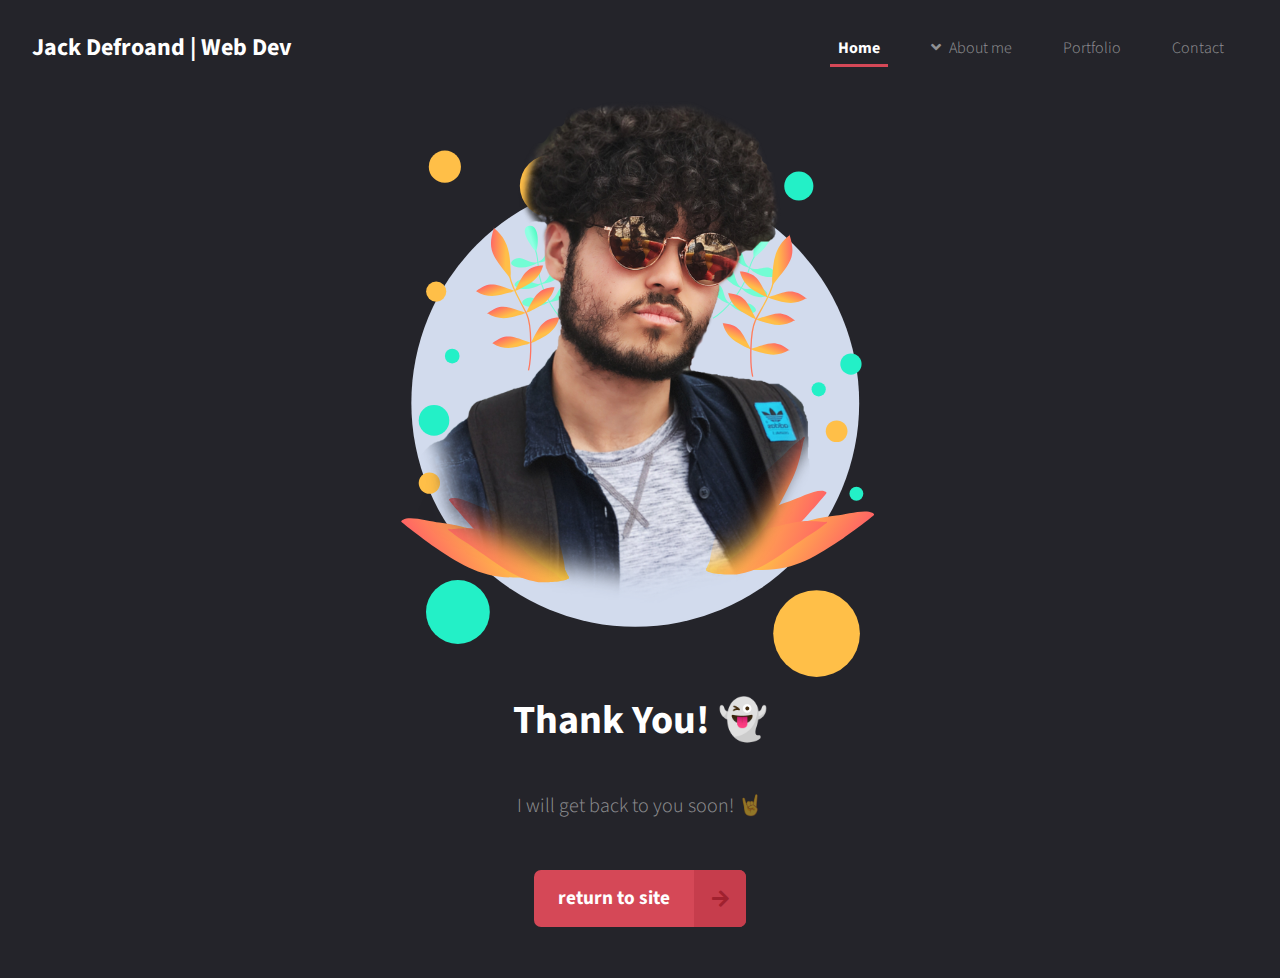
<file: thank-you.html>
<!DOCTYPE HTML>
<html>
	<head>
		<title>Jack Defroand | Web Dev</title>
		<meta charset="utf-8" />
		<meta name="viewport" content="width=device-width, initial-scale=1, user-scalable=no" />
		<meta name="description" content="" />
		<meta name="keywords" content="" />
		<link rel="stylesheet" href="assets/css/main.css" />
		<link rel="stylesheet" href="assets/css/main-slider.css">
	</head>
	<body class="is-preload">

		<!-- Header -->
			<header id="header" class="alt">
				<a class="logo" href="index.html">Jack Defroand | Web Dev</a>
				<nav id="nav">
					<ul>
						<li class="current"><a href="index.html">Home</a></li>
						<li><a href="#one" class="icon solid fa-angle-down">About me</a></li>
						<li><a href="generic.html">Portfolio</a></li>
						<li><a href="#footer">Contact</a></li>
					</ul>
				</nav>
			</header>

		<!-- Banner -->
			<div id="banner" class="wrapper">
				<div class="inner">
					<div class="content">
						<h1>Thank You! 👻 </h1>
						<p>I will get back to you soon! 🤘</p>
						<ul class="actions">
							<li><a href="index.html" class="button large primary scrolly">return to site</a></li>
						</ul>
					</div>
					<div class="image-wrapper">
						<img src="images/frame.png" class="frame" alt="" />
						<object class="image" type="image/svg+xml" data="images/frame-bg.svg"></object>
						
					</div>
				</div>
			</div>

		<!-- Scripts -->
			<script src="assets/js/jquery.min.js"></script>
			<script src="assets/js/jquery.dropotron.min.js"></script>
			<script src="assets/js/jquery.scrollex.min.js"></script>
			<script src="assets/js/jquery.scrolly.min.js"></script>
			<script src="assets/js/browser.min.js"></script>
			<script src="assets/js/breakpoints.min.js"></script>
			<script src="assets/js/util.js"></script>
			<script src="assets/js/main.js"></script>
			<script src="assets/js/main-slider.js"></script>

			<script src="assets/js/jquery.min-slider.js"></script>
			<script src="assets/js/jquery.dropotron.min-slider.js"></script>
			<script src="assets/js/browser.min-slider.js"></script>
			<script src="assets/js/breakpoints.min-slider.js"></script>
			<script src="assets/js/util-slider.js"></script>
			<script src="assets/js/main-slider.js"></script>

	</body>
</html>
</file>
<file: assets/css/main-slider.css>
/* Carousel */

	.carousel {
		margin: 0 0 2.5rem 0;
		position: relative;
	}

		.carousel article {
			display: -moz-flex;
			display: -webkit-flex;
			display: -ms-flex;
			display: flex;
			-moz-align-items: -moz-stretch;
			-webkit-align-items: -webkit-stretch;
			-ms-align-items: -ms-stretch;
			align-items: stretch;
			-moz-transform: translateY(0.5em);
			-webkit-transform: translateY(0.5em);
			-ms-transform: translateY(0.5em);
			transform: translateY(0.5em);
			-moz-transition: all 0.35s ease-in-out;
			-webkit-transition: all 0.35s ease-in-out;
			-ms-transition: all 0.35s ease-in-out;
			transition: all 0.35s ease-in-out;
			background-color: #d54857;
			margin: 0 auto;
			max-width: 80rem;
			opacity: 0;
			visibility: hidden;
			width: 100%;
		}

			.carousel article.visible {
				-moz-transform: translateY(0);
				-webkit-transform: translateY(0);
				-ms-transform: translateY(0);
				transform: translateY(0);
				opacity: 1;
				visibility: visible;
			}

			.carousel article .image {
				border-radius: 0;
				display: block;
				width: 100%;
			}

				.carousel article .image img {
					border-radius: 0;
					display: block;
					height: 100%;
					width: 100%;
				}

			.carousel article .content {
				padding: 5.5rem 5rem 3rem 5rem ;
				text-align: left;
			}

		.carousel nav a {
			-moz-transition: opacity 0.2s ease-in-out;
			-webkit-transition: opacity 0.2s ease-in-out;
			-ms-transition: opacity 0.2s ease-in-out;
			transition: opacity 0.2s ease-in-out;
			background-image: url("images/arrow.svg");
			background-position: center;
			background-repeat: no-repeat;
			background-size: 5rem;
			color: rgba(0, 0, 0, 1);
			cursor: pointer;
			height: 8rem;
			margin-top: -4rem;
			opacity: 1;
			position: absolute;
			top: 50%;
			width: 6rem;
			z-index: 99;
		}

			.carousel nav a .label {
				display: none;
			}

			.carousel nav a.previous {
				-moz-transform: scaleX(-1);
				-webkit-transform: scaleX(-1);
				-ms-transform: scaleX(-1);
				transform: scaleX(-1);
				left: 3rem;
			}

			.carousel nav a.next {
				right: 3rem;
			}

			.carousel nav a:hover {
				opacity: 0.50;
			}

		@media screen and (max-width: 1680px) {

			.carousel article {
				max-width: calc(100% - 6rem);
			}

				.carousel article .content {
					padding: 7rem 4rem 4.5rem 4rem ;
				}

			.carousel nav {
				bottom: 1rem;
				position: absolute;
				right: 4rem;
			}

				.carousel nav a {
					background-size: 3rem;
					display: inline-block;
					height: 3rem;
					margin-top: 0;
					position: relative;
					top: 50%;
					width: 3rem;
					z-index: 99;
				}

					.carousel nav a.previous {
						left: 0;
					}

					.carousel nav a.next {
						right: 0;
					}

		}

		@media screen and (max-width: 1280px) {

			.carousel article {
				max-width: calc(100% - 6rem);
			}

		}

		@media screen and (min-width: 737px) and (max-width: 980px) {

			.carousel article .content {
				text-align: center;
			}

			.carousel article .image {
				height: 28rem;
			}

			.carousel article ul.actions {
				-moz-justify-content: center;
				-webkit-justify-content: center;
				-ms-justify-content: center;
				justify-content: center;
			}

		}

		@media screen and (max-width: 980px) {

			.carousel article {
				-moz-transform: translateY(0);
				-webkit-transform: translateY(0);
				-ms-transform: translateY(0);
				transform: translateY(0);
				display: block !important;
				margin-top: 3rem;
				opacity: 1;
				visibility: visible;
			}

				.carousel article:first-child {
					margin-top: 0;
				}

				.carousel article .content {
					padding: 3rem 2rem 0.5rem 2rem ;
				}

			.carousel nav {
				display: none;
			}

		}

		@media screen and (max-width: 736px) {

			.carousel article {
				margin-top: 2rem;
				max-width: calc(100% - 4rem);
			}

				.carousel article .image {
					height: 18rem;
				}

		}

		@media screen and (min-width: 361px) and (max-width: 480px) {

			.carousel article .image {
				height: 9rem;
			}

		}
</file>
<file: assets/css/main.css>
@import url(fontawesome-all.min.css);
@import url("https://fonts.googleapis.com/css?family=Source+Sans+Pro:300,300i,400,400i,700,700i");


html, body, div, span, applet, object,
iframe, h1, h2, h3, h4, h5, h6, p, blockquote,
pre, a, abbr, acronym, address, big, cite,
code, del, dfn, em, img, ins, kbd, q, s, samp,
small, strike, strong, sub, sup, tt, var, b,
u, i, center, dl, dt, dd, ol, ul, li, fieldset,
form, label, legend, table, caption, tbody,
tfoot, thead, tr, th, td, article, aside,
canvas, details, embed, figure, figcaption,
footer, header, hgroup, menu, nav, output, ruby,
section, summary, time, mark, audio, video {
	margin: 0;
	padding: 0;
	border: 0;
	font-size: 100%;
	font: inherit;
	vertical-align: baseline;
	scroll-behavior: smooth;
}

article, aside, details, figcaption, figure,
footer, header, hgroup, menu, nav, section {
	display: block;}

body {
	line-height: 1;
}

ol, ul {
	list-style: none;
}

blockquote, q {
	quotes: none;
}

	blockquote:before, blockquote:after, q:before, q:after {
		content: '';
		content: none;
	}

table {
	border-collapse: collapse;
	border-spacing: 0;
}

body {
	-webkit-text-size-adjust: none;
}

mark {
	background-color: transparent;
	color: inherit;
}

input::-moz-focus-inner {
	border: 0;
	padding: 0;
}

input, select, textarea {
	-moz-appearance: none;
	-webkit-appearance: none;
	-ms-appearance: none;
	appearance: none;
}

/* Basic */

	@-ms-viewport {
		width: device-width;
	}

	body {
		-ms-overflow-style: scrollbar;
	}

	@media screen and (max-width: 480px) {

		html, body {
			min-width: 320px;
		}

	}

	html {
		box-sizing: border-box;
	}

	*, *:before, *:after {
		box-sizing: inherit;
	}

	body {
		background: #24242a;
	}

		body.is-preload *, body.is-preload *:before, body.is-preload *:after {
			-moz-animation: none !important;
			-webkit-animation: none !important;
			-ms-animation: none !important;
			animation: none !important;
			-moz-transition: none !important;
			-webkit-transition: none !important;
			-ms-transition: none !important;
			transition: none !important;
		}

/* Typography */

	html {
		font-size: 16pt;
	}

		@media screen and (max-width: 1680px) {

			html {
				font-size: 12pt;
			}

		}

		@media screen and (max-width: 480px) {

			html {
				font-size: 11pt;
			}

		}

	body {
		background-color: #24242a;
		color: rgba(255, 255, 255, 0.5);
	}

	body, input, select, textarea {
		font-family: "Source Sans Pro", Arial, Helvetica, sans-serif;
		font-weight: 300;
		font-size: 1rem;
		line-height: 1.65;
	}

		@media screen and (max-width: 1280px) {

			body, input, select, textarea {
				line-height: 2;
			}

		}

	a {
		-moz-transition: color 0.2s ease-in-out;
		-webkit-transition: color 0.2s ease-in-out;
		-ms-transition: color 0.2s ease-in-out;
		transition: color 0.2s ease-in-out;
		color: #d54857;
		text-decoration: underline;
	}

		a:hover {
			color: #e46270;
			text-decoration: none;
		}

		a:active {
			color: #d54857;
		}

	strong, b {
		color: #ffffff;
		font-weight: 700;
	}

	em, i {
		font-style: italic;
	}

	p {
		margin: 0 0 2.75rem 0;
	}

	h1, h2, h3, h4, h5, h6 {
		color: #ffffff;
		font-weight: 700;
		line-height: 1.5;
		margin: 0 0 2.0625rem 0;
	}

		h1 a, h2 a, h3 a, h4 a, h5 a, h6 a {
			color: inherit;
			text-decoration: none;
		}

	h1 {
		font-size: 3.75rem;
		line-height: 1.20;
	}

	h2 {
		font-size: 1.90rem;
		line-height: 1;
	}

	h3 {
		font-size: 1.75rem;
	}

	h4 {
		font-size: 1.20rem;
	}

	h5 {
		font-size: 0.9rem;
	}

	h6 {
		font-size: 0.7rem;
	}

	@media screen and (max-width: 1280px) {

		h1 {
			font-size: 2.5rem;
			line-height: 1.6;
		}

	}

	@media screen and (max-width: 980px) {

		h3 {
			font-size: 1.5rem;
		}

	}

	@media screen and (max-width: 736px) {

		h1 {
			font-size: 2.25rem;
			line-height: 1.5;
		}

		h2 {
			font-size: 1.5rem;
			line-height: 1.5;
		}

		h3 {
			font-size: 1.25rem;
		}

		h1, h2, h3, h4, h5, p {
			margin: 0 0 2rem 0;
		}

	}

	sub {
		font-size: 0.8rem;
		position: relative;
		top: 0.5rem;
	}

	sup {
		font-size: 0.8rem;
		position: relative;
		top: -0.5rem;
	}

	blockquote {
		border-left: solid 0.5rem rgba(110, 110, 122, 0.5);
		font-style: italic;
		margin: 0 0 2.75rem 0;
		padding: 1.375rem 0 1.375rem 2.75rem;
	}

	code {
		background: transparent;
		border: solid 1px rgba(110, 110, 122, 0.5);
		font-family: "Courier New", monospace;
		font-size: 0.9rem;
		margin: 0 0.25rem;
		padding: 0.25rem 0.65rem;
	}

	pre {
		-webkit-overflow-scrolling: touch;
		font-family: "Courier New", monospace;
		font-size: 0.9rem;
		margin: 0 0 2.75rem 0;
	}

		pre code {
			display: block;
			line-height: 1.75;
			padding: 1rem 1.5rem;
			overflow-x: auto;
		}

	hr {
		border: 0;
		border-bottom: solid 1px rgba(110, 110, 122, 0.5);
		margin: 2.75rem 0;
	}

		hr.major {
			margin: 5.5rem 0;
		}

		@media screen and (max-width: 736px) {

			hr.major {
				margin: 4.125rem 0;
			}

		}

/* Row */

	.row {
		display: flex;
		flex-wrap: wrap;
		box-sizing: border-box;
		align-items: stretch;
	}

		.row > * {
			box-sizing: border-box;
		}

		.row.gtr-uniform > * > :last-child {
			margin-bottom: 0;
		}

		.row.aln-left {
			justify-content: flex-start;
		}

		.row.aln-center {
			justify-content: center;
		}

		.row.aln-right {
			justify-content: flex-end;
		}

		.row.aln-top {
			align-items: flex-start;
		}

		.row.aln-middle {
			align-items: center;
		}

		.row.aln-bottom {
			align-items: flex-end;
		}

		.row > .imp {
			order: -1;
		}

		.row > .col-1 {
			width: 8.33333%;
		}

		.row > .off-1 {
			margin-left: 8.33333%;
		}

		.row > .col-2 {
			width: 16.66667%;
		}

		.row > .off-2 {
			margin-left: 16.66667%;
		}

		.row > .col-3 {
			width: 25%;
		}

		.row > .off-3 {
			margin-left: 25%;
		}

		.row > .col-4 {
			width: 33.33333%;
		}

		.row > .off-4 {
			margin-left: 33.33333%;
		}

		.row > .col-5 {
			width: 41.66667%;
		}

		.row > .off-5 {
			margin-left: 41.66667%;
		}

		.row > .col-6 {
			width: 50%;
		}

		.row > .off-6 {
			margin-left: 50%;
		}

		.row > .col-7 {
			width: 58.33333%;
		}

		.row > .off-7 {
			margin-left: 58.33333%;
		}

		.row > .col-8 {
			width: 66.66667%;
		}

		.row > .off-8 {
			margin-left: 66.66667%;
		}

		.row > .col-9 {
			width: 75%;
		}

		.row > .off-9 {
			margin-left: 75%;
		}

		.row > .col-10 {
			width: 83.33333%;
		}

		.row > .off-10 {
			margin-left: 83.33333%;
		}

		.row > .col-11 {
			width: 91.66667%;
		}

		.row > .off-11 {
			margin-left: 91.66667%;
		}

		.row > .col-12 {
			width: 100%;
		}

		.row > .off-12 {
			margin-left: 100%;
		}

		.row.gtr-0 {
			margin-top: 0;
			margin-left: 0rem;
		}

			.row.gtr-0 > * {
				padding: 0 0 0 0rem;
			}

			.row.gtr-0.gtr-uniform {
				margin-top: 0rem;
			}

				.row.gtr-0.gtr-uniform > * {
					padding-top: 0rem;
				}

		.row.gtr-25 {
			margin-top: 0;
			margin-left: -0.5rem;
		}

			.row.gtr-25 > * {
				padding: 0 0 0 0.5rem;
			}

			.row.gtr-25.gtr-uniform {
				margin-top: -0.5rem;
			}

				.row.gtr-25.gtr-uniform > * {
					padding-top: 0.5rem;
				}

		.row.gtr-50 {
			margin-top: 0;
			margin-left: -1rem;
		}

			.row.gtr-50 > * {
				padding: 0 0 0 1rem;
			}

			.row.gtr-50.gtr-uniform {
				margin-top: -1rem;
			}

				.row.gtr-50.gtr-uniform > * {
					padding-top: 1rem;
				}

		.row {
			margin-top: 0;
			margin-left: -2rem;
		}

			.row > * {
				padding: 0 0 0 2rem;
			}

			.row.gtr-uniform {
				margin-top: -2rem;
			}

				.row.gtr-uniform > * {
					padding-top: 2rem;
				}

		.row.gtr-150 {
			margin-top: 0;
			margin-left: -3rem;
		}

			.row.gtr-150 > * {
				padding: 0 0 0 3rem;
			}

			.row.gtr-150.gtr-uniform {
				margin-top: -3rem;
			}

				.row.gtr-150.gtr-uniform > * {
					padding-top: 3rem;
				}

		.row.gtr-200 {
			margin-top: 0;
			margin-left: -4rem;
		}

			.row.gtr-200 > * {
				padding: 0 0 0 4rem;
			}

			.row.gtr-200.gtr-uniform {
				margin-top: -4rem;
			}

				.row.gtr-200.gtr-uniform > * {
					padding-top: 4rem;
				}

		@media screen and (max-width: 1680px) {

			.row {
				display: flex;
				flex-wrap: wrap;
				box-sizing: border-box;
				align-items: stretch;
			}

				.row > * {
					box-sizing: border-box;
				}

				.row.gtr-uniform > * > :last-child {
					margin-bottom: 0;
				}

				.row.aln-left {
					justify-content: flex-start;
				}

				.row.aln-center {
					justify-content: center;
				}

				.row.aln-right {
					justify-content: flex-end;
				}

				.row.aln-top {
					align-items: flex-start;
				}

				.row.aln-middle {
					align-items: center;
				}

				.row.aln-bottom {
					align-items: flex-end;
				}

				.row > .imp-xlarge {
					order: -1;
				}

				.row > .col-1-xlarge {
					width: 8.33333%;
				}

				.row > .off-1-xlarge {
					margin-left: 8.33333%;
				}

				.row > .col-2-xlarge {
					width: 16.66667%;
				}

				.row > .off-2-xlarge {
					margin-left: 16.66667%;
				}

				.row > .col-3-xlarge {
					width: 25%;
				}

				.row > .off-3-xlarge {
					margin-left: 25%;
				}

				.row > .col-4-xlarge {
					width: 33.33333%;
				}

				.row > .off-4-xlarge {
					margin-left: 33.33333%;
				}

				.row > .col-5-xlarge {
					width: 41.66667%;
				}

				.row > .off-5-xlarge {
					margin-left: 41.66667%;
				}

				.row > .col-6-xlarge {
					width: 50%;
				}

				.row > .off-6-xlarge {
					margin-left: 50%;
				}

				.row > .col-7-xlarge {
					width: 58.33333%;
				}

				.row > .off-7-xlarge {
					margin-left: 58.33333%;
				}

				.row > .col-8-xlarge {
					width: 66.66667%;
				}

				.row > .off-8-xlarge {
					margin-left: 66.66667%;
				}

				.row > .col-9-xlarge {
					width: 75%;
				}

				.row > .off-9-xlarge {
					margin-left: 75%;
				}

				.row > .col-10-xlarge {
					width: 83.33333%;
				}

				.row > .off-10-xlarge {
					margin-left: 83.33333%;
				}

				.row > .col-11-xlarge {
					width: 91.66667%;
				}

				.row > .off-11-xlarge {
					margin-left: 91.66667%;
				}

				.row > .col-12-xlarge {
					width: 100%;
				}

				.row > .off-12-xlarge {
					margin-left: 100%;
				}

				.row.gtr-0 {
					margin-top: 0;
					margin-left: 0rem;
				}

					.row.gtr-0 > * {
						padding: 0 0 0 0rem;
					}

					.row.gtr-0.gtr-uniform {
						margin-top: 0rem;
					}

						.row.gtr-0.gtr-uniform > * {
							padding-top: 0rem;
						}

				.row.gtr-25 {
					margin-top: 0;
					margin-left: -0.5rem;
				}

					.row.gtr-25 > * {
						padding: 0 0 0 0.5rem;
					}

					.row.gtr-25.gtr-uniform {
						margin-top: -0.5rem;
					}

						.row.gtr-25.gtr-uniform > * {
							padding-top: 0.5rem;
						}

				.row.gtr-50 {
					margin-top: 0;
					margin-left: -1rem;
				}

					.row.gtr-50 > * {
						padding: 0 0 0 1rem;
					}

					.row.gtr-50.gtr-uniform {
						margin-top: -1rem;
					}

						.row.gtr-50.gtr-uniform > * {
							padding-top: 1rem;
						}

				.row {
					margin-top: 0;
					margin-left: -2rem;
				}

					.row > * {
						padding: 0 0 0 2rem;
					}

					.row.gtr-uniform {
						margin-top: -2rem;
					}

						.row.gtr-uniform > * {
							padding-top: 2rem;
						}

				.row.gtr-150 {
					margin-top: 0;
					margin-left: -3rem;
				}

					.row.gtr-150 > * {
						padding: 0 0 0 3rem;
					}

					.row.gtr-150.gtr-uniform {
						margin-top: -3rem;
					}

						.row.gtr-150.gtr-uniform > * {
							padding-top: 3rem;
						}

				.row.gtr-200 {
					margin-top: 0;
					margin-left: -4rem;
				}

					.row.gtr-200 > * {
						padding: 0 0 0 4rem;
					}

					.row.gtr-200.gtr-uniform {
						margin-top: -4rem;
					}

						.row.gtr-200.gtr-uniform > * {
							padding-top: 4rem;
						}

		}

		@media screen and (max-width: 1280px) {

			.row {
				display: flex;
				flex-wrap: wrap;
				box-sizing: border-box;
				align-items: stretch;
			}

				.row > * {
					box-sizing: border-box;
				}

				.row.gtr-uniform > * > :last-child {
					margin-bottom: 0;
				}

				.row.aln-left {
					justify-content: flex-start;
				}

				.row.aln-center {
					justify-content: center;
				}

				.row.aln-right {
					justify-content: flex-end;
				}

				.row.aln-top {
					align-items: flex-start;
				}

				.row.aln-middle {
					align-items: center;
				}

				.row.aln-bottom {
					align-items: flex-end;
				}

				.row > .imp-large {
					order: -1;
				}

				.row > .col-1-large {
					width: 8.33333%;
				}

				.row > .off-1-large {
					margin-left: 8.33333%;
				}

				.row > .col-2-large {
					width: 16.66667%;
				}

				.row > .off-2-large {
					margin-left: 16.66667%;
				}

				.row > .col-3-large {
					width: 25%;
				}

				.row > .off-3-large {
					margin-left: 25%;
				}

				.row > .col-4-large {
					width: 33.33333%;
				}

				.row > .off-4-large {
					margin-left: 33.33333%;
				}

				.row > .col-5-large {
					width: 41.66667%;
				}

				.row > .off-5-large {
					margin-left: 41.66667%;
				}

				.row > .col-6-large {
					width: 50%;
				}

				.row > .off-6-large {
					margin-left: 50%;
				}

				.row > .col-7-large {
					width: 58.33333%;
				}

				.row > .off-7-large {
					margin-left: 58.33333%;
				}

				.row > .col-8-large {
					width: 66.66667%;
				}

				.row > .off-8-large {
					margin-left: 66.66667%;
				}

				.row > .col-9-large {
					width: 75%;
				}

				.row > .off-9-large {
					margin-left: 75%;
				}

				.row > .col-10-large {
					width: 83.33333%;
				}

				.row > .off-10-large {
					margin-left: 83.33333%;
				}

				.row > .col-11-large {
					width: 91.66667%;
				}

				.row > .off-11-large {
					margin-left: 91.66667%;
				}

				.row > .col-12-large {
					width: 100%;
				}

				.row > .off-12-large {
					margin-left: 100%;
				}

				.row.gtr-0 {
					margin-top: 0;
					margin-left: 0rem;
				}

					.row.gtr-0 > * {
						padding: 0 0 0 0rem;
					}

					.row.gtr-0.gtr-uniform {
						margin-top: 0rem;
					}

						.row.gtr-0.gtr-uniform > * {
							padding-top: 0rem;
						}

				.row.gtr-25 {
					margin-top: 0;
					margin-left: -0.375rem;
				}

					.row.gtr-25 > * {
						padding: 0 0 0 0.375rem;
					}

					.row.gtr-25.gtr-uniform {
						margin-top: -0.375rem;
					}

						.row.gtr-25.gtr-uniform > * {
							padding-top: 0.375rem;
						}

				.row.gtr-50 {
					margin-top: 0;
					margin-left: -0.75rem;
				}

					.row.gtr-50 > * {
						padding: 0 0 0 0.75rem;
					}

					.row.gtr-50.gtr-uniform {
						margin-top: -0.75rem;
					}

						.row.gtr-50.gtr-uniform > * {
							padding-top: 0.75rem;
						}

				.row {
					margin-top: 0;
					margin-left: -1.5rem;
				}

					.row > * {
						padding: 0 0 0 1.5rem;
					}

					.row.gtr-uniform {
						margin-top: -1.5rem;
					}

						.row.gtr-uniform > * {
							padding-top: 1.5rem;
						}

				.row.gtr-150 {
					margin-top: 0;
					margin-left: -2.25rem;
				}

					.row.gtr-150 > * {
						padding: 0 0 0 2.25rem;
					}

					.row.gtr-150.gtr-uniform {
						margin-top: -2.25rem;
					}

						.row.gtr-150.gtr-uniform > * {
							padding-top: 2.25rem;
						}

				.row.gtr-200 {
					margin-top: 0;
					margin-left: -3rem;
				}

					.row.gtr-200 > * {
						padding: 0 0 0 3rem;
					}

					.row.gtr-200.gtr-uniform {
						margin-top: -3rem;
					}

						.row.gtr-200.gtr-uniform > * {
							padding-top: 3rem;
						}

		}

		@media screen and (max-width: 980px) {

			.row {
				display: flex;
				flex-wrap: wrap;
				box-sizing: border-box;
				align-items: stretch;
			}

				.row > * {
					box-sizing: border-box;
				}

				.row.gtr-uniform > * > :last-child {
					margin-bottom: 0;
				}

				.row.aln-left {
					justify-content: flex-start;
				}

				.row.aln-center {
					justify-content: center;
				}

				.row.aln-right {
					justify-content: flex-end;
				}

				.row.aln-top {
					align-items: flex-start;
				}

				.row.aln-middle {
					align-items: center;
				}

				.row.aln-bottom {
					align-items: flex-end;
				}

				.row > .imp-medium {
					order: -1;
				}

				.row > .col-1-medium {
					width: 8.33333%;
				}

				.row > .off-1-medium {
					margin-left: 8.33333%;
				}

				.row > .col-2-medium {
					width: 16.66667%;
				}

				.row > .off-2-medium {
					margin-left: 16.66667%;
				}

				.row > .col-3-medium {
					width: 25%;
				}

				.row > .off-3-medium {
					margin-left: 25%;
				}

				.row > .col-4-medium {
					width: 33.33333%;
				}

				.row > .off-4-medium {
					margin-left: 33.33333%;
				}

				.row > .col-5-medium {
					width: 41.66667%;
				}

				.row > .off-5-medium {
					margin-left: 41.66667%;
				}

				.row > .col-6-medium {
					width: 50%;
				}

				.row > .off-6-medium {
					margin-left: 50%;
				}

				.row > .col-7-medium {
					width: 58.33333%;
				}

				.row > .off-7-medium {
					margin-left: 58.33333%;
				}

				.row > .col-8-medium {
					width: 66.66667%;
				}

				.row > .off-8-medium {
					margin-left: 66.66667%;
				}

				.row > .col-9-medium {
					width: 75%;
				}

				.row > .off-9-medium {
					margin-left: 75%;
				}

				.row > .col-10-medium {
					width: 83.33333%;
				}

				.row > .off-10-medium {
					margin-left: 83.33333%;
				}

				.row > .col-11-medium {
					width: 91.66667%;
				}

				.row > .off-11-medium {
					margin-left: 91.66667%;
				}

				.row > .col-12-medium {
					width: 100%;
				}

				.row > .off-12-medium {
					margin-left: 100%;
				}

				.row.gtr-0 {
					margin-top: 0;
					margin-left: 0rem;
				}

					.row.gtr-0 > * {
						padding: 0 0 0 0rem;
					}

					.row.gtr-0.gtr-uniform {
						margin-top: 0rem;
					}

						.row.gtr-0.gtr-uniform > * {
							padding-top: 0rem;
						}

				.row.gtr-25 {
					margin-top: 0;
					margin-left: -0.375rem;
				}

					.row.gtr-25 > * {
						padding: 0 0 0 0.375rem;
					}

					.row.gtr-25.gtr-uniform {
						margin-top: -0.375rem;
					}

						.row.gtr-25.gtr-uniform > * {
							padding-top: 0.375rem;
						}

				.row.gtr-50 {
					margin-top: 0;
					margin-left: -0.75rem;
				}

					.row.gtr-50 > * {
						padding: 0 0 0 0.75rem;
					}

					.row.gtr-50.gtr-uniform {
						margin-top: -0.75rem;
					}

						.row.gtr-50.gtr-uniform > * {
							padding-top: 0.75rem;
						}

				.row {
					margin-top: 0;
					margin-left: -1.5rem;
				}

					.row > * {
						padding: 0 0 0 1.5rem;
					}

					.row.gtr-uniform {
						margin-top: -1.5rem;
					}

						.row.gtr-uniform > * {
							padding-top: 1.5rem;
						}

				.row.gtr-150 {
					margin-top: 0;
					margin-left: -2.25rem;
				}

					.row.gtr-150 > * {
						padding: 0 0 0 2.25rem;
					}

					.row.gtr-150.gtr-uniform {
						margin-top: -2.25rem;
					}

						.row.gtr-150.gtr-uniform > * {
							padding-top: 2.25rem;
						}

				.row.gtr-200 {
					margin-top: 0;
					margin-left: -3rem;
				}

					.row.gtr-200 > * {
						padding: 0 0 0 3rem;
					}

					.row.gtr-200.gtr-uniform {
						margin-top: -3rem;
					}

						.row.gtr-200.gtr-uniform > * {
							padding-top: 3rem;
						}

		}

		@media screen and (max-width: 736px) {

			.row {
				display: flex;
				flex-wrap: wrap;
				box-sizing: border-box;
				align-items: stretch;
			}

				.row > * {
					box-sizing: border-box;
				}

				.row.gtr-uniform > * > :last-child {
					margin-bottom: 0;
				}

				.row.aln-left {
					justify-content: flex-start;
				}

				.row.aln-center {
					justify-content: center;
				}

				.row.aln-right {
					justify-content: flex-end;
				}

				.row.aln-top {
					align-items: flex-start;
				}

				.row.aln-middle {
					align-items: center;
				}

				.row.aln-bottom {
					align-items: flex-end;
				}

				.row > .imp-small {
					order: -1;
				}

				.row > .col-1-small {
					width: 8.33333%;
				}

				.row > .off-1-small {
					margin-left: 8.33333%;
				}

				.row > .col-2-small {
					width: 16.66667%;
				}

				.row > .off-2-small {
					margin-left: 16.66667%;
				}

				.row > .col-3-small {
					width: 25%;
				}

				.row > .off-3-small {
					margin-left: 25%;
				}

				.row > .col-4-small {
					width: 33.33333%;
				}

				.row > .off-4-small {
					margin-left: 33.33333%;
				}

				.row > .col-5-small {
					width: 41.66667%;
				}

				.row > .off-5-small {
					margin-left: 41.66667%;
				}

				.row > .col-6-small {
					width: 50%;
				}

				.row > .off-6-small {
					margin-left: 50%;
				}

				.row > .col-7-small {
					width: 58.33333%;
				}

				.row > .off-7-small {
					margin-left: 58.33333%;
				}

				.row > .col-8-small {
					width: 66.66667%;
				}

				.row > .off-8-small {
					margin-left: 66.66667%;
				}

				.row > .col-9-small {
					width: 75%;
				}

				.row > .off-9-small {
					margin-left: 75%;
				}

				.row > .col-10-small {
					width: 83.33333%;
				}

				.row > .off-10-small {
					margin-left: 83.33333%;
				}

				.row > .col-11-small {
					width: 91.66667%;
				}

				.row > .off-11-small {
					margin-left: 91.66667%;
				}

				.row > .col-12-small {
					width: 100%;
				}

				.row > .off-12-small {
					margin-left: 100%;
				}

				.row.gtr-0 {
					margin-top: 0;
					margin-left: 0rem;
				}

					.row.gtr-0 > * {
						padding: 0 0 0 0rem;
					}

					.row.gtr-0.gtr-uniform {
						margin-top: 0rem;
					}

						.row.gtr-0.gtr-uniform > * {
							padding-top: 0rem;
						}

				.row.gtr-25 {
					margin-top: 0;
					margin-left: -0.3125rem;
				}

					.row.gtr-25 > * {
						padding: 0 0 0 0.3125rem;
					}

					.row.gtr-25.gtr-uniform {
						margin-top: -0.3125rem;
					}

						.row.gtr-25.gtr-uniform > * {
							padding-top: 0.3125rem;
						}

				.row.gtr-50 {
					margin-top: 0;
					margin-left: -0.625rem;
				}

					.row.gtr-50 > * {
						padding: 0 0 0 0.625rem;
					}

					.row.gtr-50.gtr-uniform {
						margin-top: -0.625rem;
					}

						.row.gtr-50.gtr-uniform > * {
							padding-top: 0.625rem;
						}

				.row {
					margin-top: 0;
					margin-left: -1.25rem;
				}

					.row > * {
						padding: 0 0 0 1.25rem;
					}

					.row.gtr-uniform {
						margin-top: -1.25rem;
					}

						.row.gtr-uniform > * {
							padding-top: 1.25rem;
						}

				.row.gtr-150 {
					margin-top: 0;
					margin-left: -1.875rem;
				}

					.row.gtr-150 > * {
						padding: 0 0 0 1.875rem;
					}

					.row.gtr-150.gtr-uniform {
						margin-top: -1.875rem;
					}

						.row.gtr-150.gtr-uniform > * {
							padding-top: 1.875rem;
						}

				.row.gtr-200 {
					margin-top: 0;
					margin-left: -2.5rem;
				}

					.row.gtr-200 > * {
						padding: 0 0 0 2.5rem;
					}

					.row.gtr-200.gtr-uniform {
						margin-top: -2.5rem;
					}

						.row.gtr-200.gtr-uniform > * {
							padding-top: 2.5rem;
						}

		}

		@media screen and (max-width: 480px) {

			.row {
				display: flex;
				flex-wrap: wrap;
				box-sizing: border-box;
				align-items: stretch;
			}

				.row > * {
					box-sizing: border-box;
				}

				.row.gtr-uniform > * > :last-child {
					margin-bottom: 0;
				}

				.row.aln-left {
					justify-content: flex-start;
				}

				.row.aln-center {
					justify-content: center;
				}

				.row.aln-right {
					justify-content: flex-end;
				}

				.row.aln-top {
					align-items: flex-start;
				}

				.row.aln-middle {
					align-items: center;
				}

				.row.aln-bottom {
					align-items: flex-end;
				}

				.row > .imp-xsmall {
					order: -1;
				}

				.row > .col-1-xsmall {
					width: 8.33333%;
				}

				.row > .off-1-xsmall {
					margin-left: 8.33333%;
				}

				.row > .col-2-xsmall {
					width: 16.66667%;
				}

				.row > .off-2-xsmall {
					margin-left: 16.66667%;
				}

				.row > .col-3-xsmall {
					width: 25%;
				}

				.row > .off-3-xsmall {
					margin-left: 25%;
				}

				.row > .col-4-xsmall {
					width: 33.33333%;
				}

				.row > .off-4-xsmall {
					margin-left: 33.33333%;
				}

				.row > .col-5-xsmall {
					width: 41.66667%;
				}

				.row > .off-5-xsmall {
					margin-left: 41.66667%;
				}

				.row > .col-6-xsmall {
					width: 50%;
				}

				.row > .off-6-xsmall {
					margin-left: 50%;
				}

				.row > .col-7-xsmall {
					width: 58.33333%;
				}

				.row > .off-7-xsmall {
					margin-left: 58.33333%;
				}

				.row > .col-8-xsmall {
					width: 66.66667%;
				}

				.row > .off-8-xsmall {
					margin-left: 66.66667%;
				}

				.row > .col-9-xsmall {
					width: 75%;
				}

				.row > .off-9-xsmall {
					margin-left: 75%;
				}

				.row > .col-10-xsmall {
					width: 83.33333%;
				}

				.row > .off-10-xsmall {
					margin-left: 83.33333%;
				}

				.row > .col-11-xsmall {
					width: 91.66667%;
				}

				.row > .off-11-xsmall {
					margin-left: 91.66667%;
				}

				.row > .col-12-xsmall {
					width: 100%;
				}

				.row > .off-12-xsmall {
					margin-left: 100%;
				}

				.row.gtr-0 {
					margin-top: 0;
					margin-left: 0rem;
				}

					.row.gtr-0 > * {
						padding: 0 0 0 0rem;
					}

					.row.gtr-0.gtr-uniform {
						margin-top: 0rem;
					}

						.row.gtr-0.gtr-uniform > * {
							padding-top: 0rem;
						}

				.row.gtr-25 {
					margin-top: 0;
					margin-left: -0.3125rem;
				}

					.row.gtr-25 > * {
						padding: 0 0 0 0.3125rem;
					}

					.row.gtr-25.gtr-uniform {
						margin-top: -0.3125rem;
					}

						.row.gtr-25.gtr-uniform > * {
							padding-top: 0.3125rem;
						}

				.row.gtr-50 {
					margin-top: 0;
					margin-left: -0.625rem;
				}

					.row.gtr-50 > * {
						padding: 0 0 0 0.625rem;
					}

					.row.gtr-50.gtr-uniform {
						margin-top: -0.625rem;
					}

						.row.gtr-50.gtr-uniform > * {
							padding-top: 0.625rem;
						}

				.row {
					margin-top: 0;
					margin-left: -1.25rem;
				}

					.row > * {
						padding: 0 0 0 1.25rem;
					}

					.row.gtr-uniform {
						margin-top: -1.25rem;
					}

						.row.gtr-uniform > * {
							padding-top: 1.25rem;
						}

				.row.gtr-150 {
					margin-top: 0;
					margin-left: -1.875rem;
				}

					.row.gtr-150 > * {
						padding: 0 0 0 1.875rem;
					}

					.row.gtr-150.gtr-uniform {
						margin-top: -1.875rem;
					}

						.row.gtr-150.gtr-uniform > * {
							padding-top: 1.875rem;
						}

				.row.gtr-200 {
					margin-top: 0;
					margin-left: -2.5rem;
				}

					.row.gtr-200 > * {
						padding: 0 0 0 2.5rem;
					}

					.row.gtr-200.gtr-uniform {
						margin-top: -2.5rem;
					}

						.row.gtr-200.gtr-uniform > * {
							padding-top: 2.5rem;
						}

		}

/* Box */

	.box {
		background: #2e2e35;
		border-radius: 7px;
		margin-bottom: 2.75rem;
		padding: 1.5rem;
	}

		.box > :last-child {
			margin-bottom: 0;
		}

		.box.cta {
			display: -moz-flex;
			display: -webkit-flex;
			display: -ms-flex;
			display: flex;
			padding: 4rem;
		}

			.box.cta .content {
				width: 65%;
				padding-right: 4rem;
			}

				.box.cta .content > :last-child {
					margin-bottom: 0;
				}

			.box.cta ul.actions {
				width: 35%;
				text-align: center;
			}

			@media screen and (max-width: 1280px) {

				.box.cta {
					padding: 3rem;
				}

			}

			@media screen and (max-width: 980px) {

				.box.cta {
					-moz-flex-direction: column;
					-webkit-flex-direction: column;
					-ms-flex-direction: column;
					flex-direction: column;
					padding: 3rem 2rem;
				}

					.box.cta .content {
						width: 100%;
						padding-right: 0;
						text-align: center;
					}

						.box.cta .content > :last-child {
							margin-bottom: 2.75rem;
						}

					.box.cta ul.actions {
						width: 100%;
					}

			}

			@media screen and (max-width: 736px) {

				.box.cta {
					padding: 2rem 1.5rem;
				}

			}

/* Button */

	input[type="submit"],
	input[type="reset"],
	input[type="button"],
	button,
	.button {
		-moz-appearance: none;
		-webkit-appearance: none;
		-ms-appearance: none;
		appearance: none;
		-moz-transition: background-color 0.2s ease-in-out, box-shadow 0.2s ease-in-out, color 0.2s ease-in-out;
		-webkit-transition: background-color 0.2s ease-in-out, box-shadow 0.2s ease-in-out, color 0.2s ease-in-out;
		-ms-transition: background-color 0.2s ease-in-out, box-shadow 0.2s ease-in-out, color 0.2s ease-in-out;
		transition: background-color 0.2s ease-in-out, box-shadow 0.2s ease-in-out, color 0.2s ease-in-out;
		background-color: #2e2e35;
		border-radius: 7px;
		border: 0;
		box-shadow: inset 0px 0px 0px 3px #3e3e47;
		color: #ffffff !important;
		cursor: pointer;
		display: inline-block;
		font-family: inherit;
		font-size: inherit;
		font-weight: 700;
		height: 3rem;
		line-height: 3rem;
		overflow: hidden;
		padding: 0 3.5rem 0 1rem;
		position: relative;
		text-align: center;
		text-decoration: none;
		white-space: nowrap;
	}

		input[type="submit"]:after,
		input[type="reset"]:after,
		input[type="button"]:after,
		button:after,
		.button:after {
			-moz-transition: background-color 0.2s ease-in-out, box-shadow 0.2s ease-in-out, color 0.2s ease-in-out;
			-webkit-transition: background-color 0.2s ease-in-out, box-shadow 0.2s ease-in-out, color 0.2s ease-in-out;
			-ms-transition: background-color 0.2s ease-in-out, box-shadow 0.2s ease-in-out, color 0.2s ease-in-out;
			transition: background-color 0.2s ease-in-out, box-shadow 0.2s ease-in-out, color 0.2s ease-in-out;
			background-color: #3e3e47;
			color: #2e2e35;
			content: '\f061';
			font-family: 'Font Awesome 5 Free';
			font-weight: 900;
			position: absolute;
			right: 0;
			text-align: center;
			width: 2.5rem;
		}

		input[type="submit"]:hover,
		input[type="reset"]:hover,
		input[type="button"]:hover,
		button:hover,
		.button:hover {
			background-color: #3a3a43;
			box-shadow: inset 0px 0px 0px 3px #4a4a55;
		}

			input[type="submit"]:hover:after,
			input[type="reset"]:hover:after,
			input[type="button"]:hover:after,
			button:hover:after,
			.button:hover:after {
				background-color: #4a4a55;
			}

		input[type="submit"]:active,
		input[type="reset"]:active,
		input[type="button"]:active,
		button:active,
		.button:active {
			background-color: #2e2e35;
			box-shadow: inset 0px 0px 0px 3px #3e3e47;
		}

			input[type="submit"]:active:after,
			input[type="reset"]:active:after,
			input[type="button"]:active:after,
			button:active:after,
			.button:active:after {
				background: #3e3e47;
				color: #2e2e35;
			}

		input[type="submit"].primary,
		input[type="reset"].primary,
		input[type="button"].primary,
		button.primary,
		.button.primary {
			background-color: #d54857;
			box-shadow: none;
			color: #ffffff !important;
		}

			input[type="submit"].primary:after,
			input[type="reset"].primary:after,
			input[type="button"].primary:after,
			button.primary:after,
			.button.primary:after {
				background: #c63d4c;
				color: #a0212f;
			}

			input[type="submit"].primary:hover,
			input[type="reset"].primary:hover,
			input[type="button"].primary:hover,
			button.primary:hover,
			.button.primary:hover {
				background-color: #e46270;
			}

				input[type="submit"].primary:hover:after,
				input[type="reset"].primary:hover:after,
				input[type="button"].primary:hover:after,
				button.primary:hover:after,
				.button.primary:hover:after {
					background: #cc515e;
				}

			input[type="submit"].primary:active,
			input[type="reset"].primary:active,
			input[type="button"].primary:active,
			button.primary:active,
			.button.primary:active {
				background-color: #d54857;
			}

				input[type="submit"].primary:active:after,
				input[type="reset"].primary:active:after,
				input[type="button"].primary:active:after,
				button.primary:active:after,
				.button.primary:active:after {
					background: #c63d4c;
					color: #a0212f;
				}

		input[type="submit"].small,
		input[type="reset"].small,
		input[type="button"].small,
		button.small,
		.button.small {
			font-size: 0.8rem;
			height: 2.25rem;
			line-height: 2.25rem;
			padding: 0 3.75rem 0 1.25rem;
		}

			input[type="submit"].small:after,
			input[type="reset"].small:after,
			input[type="button"].small:after,
			button.small:after,
			.button.small:after {
				width: 2.5rem;
			}

		input[type="submit"].large,
		input[type="reset"].large,
		input[type="button"].large,
		button.large,
		.button.large {
			font-size: 1.20rem;
			height: 3.6rem;
			line-height: 3.6rem;
			padding: 0 4.75rem 0 1.5rem;
		}

			input[type="submit"].large:after,
			input[type="reset"].large:after,
			input[type="button"].large:after,
			button.large:after,
			.button.large:after {
				width: 3.25rem;
			}

		input[type="submit"].wide,
		input[type="reset"].wide,
		input[type="button"].wide,
		button.wide,
		.button.wide {
			min-width: 13rem;
		}

		input[type="submit"].icon:before,
		input[type="reset"].icon:before,
		input[type="button"].icon:before,
		button.icon:before,
		.button.icon:before {
			margin-right: 0.5rem;
		}

		input[type="submit"].fit,
		input[type="reset"].fit,
		input[type="button"].fit,
		button.fit,
		.button.fit {
			width: 100%;
		}

		input[type="submit"].disabled, input[type="submit"]:disabled,
		input[type="reset"].disabled,
		input[type="reset"]:disabled,
		input[type="button"].disabled,
		input[type="button"]:disabled,
		button.disabled,
		button:disabled,
		.button.disabled,
		.button:disabled {
			pointer-events: none;
			opacity: 0.25;
		}

/* Form */

	form {
		display: -moz-flex;
		display: -webkit-flex;
		display: -ms-flex;
		display: flex;
		-moz-flex-wrap: wrap;
		-webkit-flex-wrap: wrap;
		-ms-flex-wrap: wrap;
		flex-wrap: wrap;
		width: 100%;
		margin: 2.75rem auto;
	}

		form.elements {
			display: block;
			margin: 0 0 2.75rem 0;
		}

		form > .fields {
			display: -moz-flex;
			display: -webkit-flex;
			display: -ms-flex;
			display: flex;
			-moz-flex-wrap: wrap;
			-webkit-flex-wrap: wrap;
			-ms-flex-wrap: wrap;
			flex-wrap: wrap;
			width: calc(100% + 4.125rem);
			margin: -2.0625rem 0 0 -2.0625rem;
		}

			form > .fields > .field {
				-moz-flex-grow: 0;
				-webkit-flex-grow: 0;
				-ms-flex-grow: 0;
				flex-grow: 0;
				-moz-flex-shrink: 0;
				-webkit-flex-shrink: 0;
				-ms-flex-shrink: 0;
				flex-shrink: 0;
				padding: 2.0625rem 0 0 2.0625rem;
				width: 100%;
			}

				form > .fields > .field.half {
					width: 50%;
				}

				form > .fields > .field.third {
					width: calc(100%/3 - 0.6875rem);
				}

				form > .fields > .field.quarter {
					width: calc(25% - 0.51562rem);
				}

			form > .fields > .actions {
				-moz-flex-grow: 0;
				-webkit-flex-grow: 0;
				-ms-flex-grow: 0;
				flex-grow: 0;
				-moz-flex-shrink: 1;
				-webkit-flex-shrink: 1;
				-ms-flex-shrink: 1;
				flex-shrink: 1;
				margin: 2.0625rem 0 0 2.0625rem;
				width: calc(100% - 4.125rem);
			}

		@media screen and (max-width: 480px) {

			form > .fields {
				width: calc(100% + 2.75rem);
				margin: -1.375rem 0 0 -1.375rem;
			}

				form > .fields > .field {
					padding: 1.375rem 0 0 1.375rem;
					width: 100%;
				}

					form > .fields > .field.half {
						width: 100%;
					}

					form > .fields > .field.third {
						width: 100%;
					}

					form > .fields > .field.quarter {
						width: 100%;
					}

		}

	input[type="text"],
	input[type="password"],
	input[type="email"],
	input[type="tel"],
	input[type="search"],
	input[type="url"],
	select,
	textarea {
		-moz-appearance: none;
		-webkit-appearance: none;
		-ms-appearance: none;
		appearance: none;
		background-color: transparent;
		border-radius: 7px;
		border: none;
		border: solid 2px rgba(110, 110, 122, 0.5);
		color: #ffffff;
		color: inherit;
		display: block;
		outline: 0;
		padding: 0 1rem;
		text-decoration: none;
		width: 100%;
	}

		input[type="text"]:invalid,
		input[type="password"]:invalid,
		input[type="email"]:invalid,
		input[type="tel"]:invalid,
		input[type="search"]:invalid,
		input[type="url"]:invalid,
		select:invalid,
		textarea:invalid {
			box-shadow: none;
		}

		input[type="text"]:focus,
		input[type="password"]:focus,
		input[type="email"]:focus,
		input[type="tel"]:focus,
		input[type="search"]:focus,
		input[type="url"]:focus,
		select:focus,
		textarea:focus {
			border-color: #d54857;
			box-shadow: 0 0 0 1px #d54857;
		}

	label {
		color: #ffffff;
		display: block;
		font-size: 1rem;
		font-weight: 700;
		margin: 0 0 1.375rem 0;
	}

	input[type="text"],
	input[type="password"],
	input[type="email"],
	input[type="tel"],
	input[type="search"],
	input[type="url"] {
		height: 3rem;
	}

	select {
		background-image: url("data:image/svg+xml;charset=utf8,%3Csvg xmlns='http://www.w3.org/2000/svg' width='40' height='40' preserveAspectRatio='none' viewBox='0 0 40 40'%3E%3Cpath d='M9.4,12.3l10.4,10.4l10.4-10.4c0.2-0.2,0.5-0.4,0.9-0.4c0.3,0,0.6,0.1,0.9,0.4l3.3,3.3c0.2,0.2,0.4,0.5,0.4,0.9 c0,0.4-0.1,0.6-0.4,0.9L20.7,31.9c-0.2,0.2-0.5,0.4-0.9,0.4c-0.3,0-0.6-0.1-0.9-0.4L4.3,17.3c-0.2-0.2-0.4-0.5-0.4-0.9 c0-0.4,0.1-0.6,0.4-0.9l3.3-3.3c0.2-0.2,0.5-0.4,0.9-0.4S9.1,12.1,9.4,12.3z' fill='rgba(110, 110, 122, 0.5)' /%3E%3C/svg%3E");
		background-size: 1.25rem;
		background-repeat: no-repeat;
		background-position: calc(100% - 1rem) center;
		height: 3rem;
		padding-right: 3rem;
		text-overflow: ellipsis;
	}

		select option {
			color: rgba(255, 255, 255, 0.5);
			background-color: #24242a;
		}

		select:focus::-ms-value {
			background-color: transparent;
		}

		select::-ms-expand {
			display: none;
		}

	textarea {
		padding: 0.75rem 1rem;
	}

	input[type="checkbox"],
	input[type="radio"] {
		-moz-appearance: none;
		-webkit-appearance: none;
		-ms-appearance: none;
		appearance: none;
		display: block;
		float: left;
		margin-right: -2rem;
		opacity: 0;
		width: 1rem;
		z-index: -1;
	}

		input[type="checkbox"] + label,
		input[type="radio"] + label {
			text-decoration: none;
			color: rgba(255, 255, 255, 0.5);
			cursor: pointer;
			display: inline-block;
			font-size: 1rem;
			font-weight: 300;
			padding-left: 2.675rem;
			padding-right: 0.875rem;
			position: relative;
		}

			input[type="checkbox"] + label:before,
			input[type="radio"] + label:before {
				-moz-osx-font-smoothing: grayscale;
				-webkit-font-smoothing: antialiased;
				display: inline-block;
				font-style: normal;
				font-variant: normal;
				text-rendering: auto;
				line-height: 1;
				text-transform: none !important;
				font-family: 'Font Awesome 5 Free';
				font-weight: 900;
			}

			input[type="checkbox"] + label:before,
			input[type="radio"] + label:before {
				background: transparent;
				border-radius: 7px;
				border: solid 1px rgba(110, 110, 122, 0.5);
				content: '';
				display: inline-block;
				font-size: 0.8rem;
				height: 1.8rem;
				left: 0;
				line-height: 1.8rem;
				position: absolute;
				text-align: center;
				top: -0.15rem;
				width: 1.8rem;
			}

		input[type="checkbox"]:checked + label:before,
		input[type="radio"]:checked + label:before {
			background-color: #d54857;
			border-color: #d54857;
			color: #ffffff;
			content: '\f00c';
		}

		input[type="checkbox"]:focus + label:before,
		input[type="radio"]:focus + label:before {
			border-color: #d54857;
			box-shadow: 0 0 0 1px #d54857;
		}

	input[type="checkbox"] + label:before {
		border-radius: 7px;
	}

	input[type="radio"] + label:before {
		border-radius: 100%;
	}

	::-webkit-input-placeholder {
		color: rgba(255, 255, 255, 0.5) !important;
		opacity: 1.0;
	}

	:-moz-placeholder {
		color: rgba(255, 255, 255, 0.5) !important;
		opacity: 1.0;
	}

	::-moz-placeholder {
		color: rgba(255, 255, 255, 0.5) !important;
		opacity: 1.0;
	}

	:-ms-input-placeholder {
		color: rgba(255, 255, 255, 0.5) !important;
		opacity: 1.0;
	}

/* Icon */

	.icon {
		text-decoration: none;
		border-bottom: none;
		position: relative;
	}

		.icon:before {
			-moz-osx-font-smoothing: grayscale;
			-webkit-font-smoothing: antialiased;
			display: inline-block;
			font-style: normal;
			font-variant: normal;
			text-rendering: auto;
			line-height: 1;
			text-transform: none !important;
			font-family: 'Font Awesome 5 Free';
			font-weight: 400;
		}

		.icon > .label {
			display: none;
		}

		.icon.solid:before {
			font-weight: 900;
		}

		.icon.brands:before {
			font-family: 'Font Awesome 5 Brands';
		}

		.icon.alt {
			-moz-flex-grow: 0;
			-webkit-flex-grow: 0;
			-ms-flex-grow: 0;
			flex-grow: 0;
			-moz-flex-shrink: 0;
			-webkit-flex-shrink: 0;
			-ms-flex-shrink: 0;
			flex-shrink: 0;
			display: block;
			height: 2.75rem;
			line-height: 2.75rem;
			margin: 0 auto 2.75rem auto;
			text-align: center;
			width: 2.75rem;
		}

			.icon.alt:before {
				color: #d54857;
				font-size: 1.15rem;
				position: relative;
				top: 0.05rem;
			}

			.icon.alt:after {
				-moz-transform: rotate(45deg);
				-webkit-transform: rotate(45deg);
				-ms-transform: rotate(45deg);
				transform: rotate(45deg);
				border-radius: 14px;
				border: 3px solid rgba(110, 110, 122, 0.5);
				content: '';
				display: block;
				height: 2.75rem;
				left: 50%;
				margin: -1.375rem 0 0 -1.375rem;
				position: absolute;
				top: 50%;
				width: 2.75rem;
			}

			.icon.alt.major {
				height: 5rem;
				line-height: 5rem;
				width: 5rem;
			}

				.icon.alt.major:before {
					font-size: 1.90rem;
				}

				.icon.alt.major:after {
					height: 5rem;
					width: 5rem;
					margin: -2.5rem 0 0 -2.5rem;
				}

/* Image */

	.image {
		border: 0;
		display: inline-block;
		position: relative;
	}

		.image:after {
			background: linear-gradient(45deg, #d54857 20%, #2eaeff 100%);
			content: '';
			height: 100%;
			left: 0;
			opacity: 0;
			position: absolute;
			top: 0;
			width: 100%;
		}

		.image img {
			display: block;
		}

		.image.left, .image.right {
			max-width: 40%;
		}

			.image.left img, .image.right img {
				width: 100%;
			}

		.image.left {
			float: left;
			margin: 0 2rem 2rem 0;
			top: 0.25rem;
		}

		.image.right {
			float: right;
			margin: 0 0 2rem 2rem;
			top: 0.25rem;
		}

		.image.fit {
			display: block;
			margin: 0 0 2.75rem 0;
			width: 100%;
		}

			.image.fit.alt {
				margin-bottom: 0;
			}

				.image.fit.alt img {
					max-height: 60vh;
					object-fit: cover;
					object-position: center center;
				}

			.image.fit img {
				width: 100%;
			}

		.image.main {
			display: block;
			margin: 0 0 4.125rem 0;
			width: 100%;
		}

			.image.main img {
				width: 100%;
			}

/* List */

	ol {
		list-style: decimal;
		margin: 0 0 2.75rem 0;
		padding-left: 1.25rem;
	}

		ol li {
			padding-left: 0.25rem;
		}

	ul {
		list-style: disc;
		margin: 0 0 2.75rem 0;
		padding-left: 1rem;
	}

		ul li {
			padding-left: 0.325rem;
		}

		ul.alt {
			list-style: none;
			padding-left: 0;
		}

			ul.alt li {
				border-top: solid 1px rgba(110, 110, 122, 0.5);
				padding: 0.75rem 0;
			}

				ul.alt li:first-child {
					border-top: 0;
					padding-top: 0;
				}

				ul.alt li:last-child {
					padding-bottom: 0;
				}

	dl {
		color: #ffffff;
		margin: 0 0 2.75rem 0;
	}

		dl dt {
			color: #ffffff;
			display: block;
			font-weight: 700;
			margin: 0 0 1.375rem 0;
		}

		dl dd {
			margin-left: 2.0625rem;
		}

/* Actions */

	ul.actions {
		display: -moz-flex;
		display: -webkit-flex;
		display: -ms-flex;
		display: flex;
		cursor: default;
		list-style: none;
		margin-left: -1.375rem;
		padding-left: 0;
	}

		ul.actions li {
			padding: 0 0 0 1.375rem;
			vertical-align: middle;
		}

		ul.actions.special {
			-moz-justify-content: center;
			-webkit-justify-content: center;
			-ms-justify-content: center;
			justify-content: center;
			width: 100%;
			margin-left: 0;
		}

			ul.actions.special li:first-child {
				padding-left: 0;
			}

		ul.actions.stacked {
			-moz-flex-direction: column;
			-webkit-flex-direction: column;
			-ms-flex-direction: column;
			flex-direction: column;
			margin-left: 0;
		}

			ul.actions.stacked li {
				padding: 1.7875rem 0 0 0;
			}

				ul.actions.stacked li:first-child {
					padding-top: 0;
				}

				ul.actions.stacked li input[type="submit"].fit,
				ul.actions.stacked li input[type="reset"].fit,
				ul.actions.stacked li input[type="button"].fit,
				ul.actions.stacked li button.fit,
				ul.actions.stacked li .button.fit {
					max-width: 24rem;
				}

		ul.actions.fit {
			width: calc(100% + 1.375rem);
		}

			ul.actions.fit li {
				-moz-flex-grow: 1;
				-webkit-flex-grow: 1;
				-ms-flex-grow: 1;
				flex-grow: 1;
				-moz-flex-shrink: 1;
				-webkit-flex-shrink: 1;
				-ms-flex-shrink: 1;
				flex-shrink: 1;
				width: 100%;
			}

				ul.actions.fit li > * {
					width: 100%;
				}

			ul.actions.fit.stacked {
				width: 100%;
			}

		@media screen and (max-width: 1280px) {

			ul.actions.stacked li {
				padding: 1rem 0 0 0;
			}

				ul.actions.stacked li:first-child {
					padding-top: 0;
				}

		}

		@media screen and (max-width: 480px) {

			ul.actions:not(.fixed) {
				-moz-flex-direction: column;
				-webkit-flex-direction: column;
				-ms-flex-direction: column;
				flex-direction: column;
				margin-left: 0;
				width: 100% !important;
			}

				ul.actions:not(.fixed) li {
					-moz-flex-grow: 1;
					-webkit-flex-grow: 1;
					-ms-flex-grow: 1;
					flex-grow: 1;
					-moz-flex-shrink: 1;
					-webkit-flex-shrink: 1;
					-ms-flex-shrink: 1;
					flex-shrink: 1;
					padding: 1.375rem 0 0 0;
					text-align: center;
					width: 100%;
				}

					ul.actions:not(.fixed) li > * {
						width: 100%;
					}

					ul.actions:not(.fixed) li:first-child {
						padding-top: 0;
					}

					ul.actions:not(.fixed) li input[type="submit"],
					ul.actions:not(.fixed) li input[type="reset"],
					ul.actions:not(.fixed) li input[type="button"],
					ul.actions:not(.fixed) li button,
					ul.actions:not(.fixed) li .button {
						width: 100%;
					}

						ul.actions:not(.fixed) li input[type="submit"].icon:before,
						ul.actions:not(.fixed) li input[type="reset"].icon:before,
						ul.actions:not(.fixed) li input[type="button"].icon:before,
						ul.actions:not(.fixed) li button.icon:before,
						ul.actions:not(.fixed) li .button.icon:before {
							margin-left: -0.5rem;
						}

		}

/* Icons */

	ul.icons {
		cursor: default;
		list-style: none;
		padding-left: 0;
	}

		ul.icons li {
			display: inline-block;
			padding: 0 1.5rem 0 0;
		}

			ul.icons li:last-child {
				padding-right: 0;
			}

			ul.icons li .icon:before {
				font-size: 1.75rem;
			}

		@media screen and (max-width: 736px) {

			ul.icons li {
				padding: 0 2.75rem 0 0;
			}

				ul.icons li .icon:before {
					font-size: 1.75rem;
				}

		}

/* Table */

	.table-wrapper {
		-webkit-overflow-scrolling: touch;
		overflow-x: auto;
	}

	table {
		margin: 0 0 2.75rem 0;
		width: 100%;
	}

		table tbody tr {
			border: solid 1px rgba(110, 110, 122, 0.5);
			border-left: 0;
			border-right: 0;
		}

			table tbody tr:nth-child(2n + 1) {
				background-color: transparent;
			}

		table td {
			padding: 0.75rem 0.75rem;
		}

		table th {
			color: #ffffff;
			font-size: 0.9rem;
			font-weight: 700;
			padding: 0 0.75rem 0.75rem 0.75rem;
			text-align: left;
		}

		table thead {
			border-bottom: solid 2px rgba(110, 110, 122, 0.5);
		}

		table tfoot {
			border-top: solid 2px rgba(110, 110, 122, 0.5);
		}

		table.alt {
			border-collapse: separate;
		}

			table.alt tbody tr td {
				border: solid 1px rgba(110, 110, 122, 0.5);
				border-left-width: 0;
				border-top-width: 0;
			}

				table.alt tbody tr td:first-child {
					border-left-width: 1px;
				}

			table.alt tbody tr:first-child td {
				border-top-width: 1px;
			}

			table.alt thead {
				border-bottom: 0;
			}

			table.alt tfoot {
				border-top: 0;
			}

/* Wrapper */

	.wrapper {
		padding: 6rem 0 3.25rem 0 ;
		position: relative;
		z-index: 10000;
	}

		.wrapper .inner {
			position: relative;
			z-index: 10002;
		}

		.wrapper.style1 {
			background: #1f1f24;
			position: relative;
		}

			.wrapper.style1.top:before {
				background: #24242a;
				content: '';
				height: 19.5rem;
				left: 0;
				position: absolute;
				top: 0;
				width: 100%;
				z-index: 10001;
			}

			.wrapper.style1.bottom:before {
				background: #24242a;
				bottom: 0;
				content: '';
				height: 15rem;
				left: 0;
				position: absolute;
				width: 100%;
				z-index: 10001;
			}

		@media screen and (max-width: 1280px) {

			.wrapper {
				padding: 3rem 0 0.25rem 0 ;
			}

		}

		@media screen and (max-width: 736px) {

			.wrapper {
				padding: 2rem 0 0.1rem 0 ;
			}

		}

/* Inner */

	.inner {
		margin: 0 auto;
		max-width: calc(100% - 6rem);
		width: 80rem;
	}

		@media screen and (max-width: 1680px) {

			.inner {
				max-width: calc(100% - 6rem);
			}

		}

		@media screen and (max-width: 980px) {

			.inner {
				max-width: calc(100% - 5rem);
				width: 100%;
			}

		}

		@media screen and (max-width: 736px) {

			.inner {
				max-width: calc(100% - 4rem);
				width: 100%;
			}

		}

/* Header */

	header.major {
		margin: 0 auto 6.875rem auto;
		max-width: calc(100% - 28rem);
		text-align: center;
	}

		header.major.small {
			margin: 0 auto 2.75rem auto;
		}

	@media screen and (max-width: 1280px) {

		header.major {
			margin: 0 auto 2.75rem auto;
			max-width: calc(100% - 25rem);
		}

	}

	@media screen and (max-width: 980px) {

		header.major {
			margin: 0 auto 2.75rem auto;
			max-width: 90%;
		}

	}

	@media screen and (max-width: 736px) {

		header.major {
			margin: 0 auto 3rem auto;
		}

	}

	@media screen and (max-width: 480px) {

		header.major {
			max-width: 100%;
		}

	}

/* Features */

	.features {
		display: -moz-flex;
		display: -webkit-flex;
		display: -ms-flex;
		display: flex;
		-moz-flex-wrap: wrap;
		-webkit-flex-wrap: wrap;
		-ms-flex-wrap: wrap;
		flex-wrap: wrap;
		-moz-align-items: -moz-flex-start;
		-webkit-align-items: -webkit-flex-start;
		-ms-align-items: -ms-flex-start;
		align-items: flex-start;
		-moz-justify-content: center;
		-webkit-justify-content: center;
		-ms-justify-content: center;
		justify-content: center;
		margin: 0 auto;
	}

		.features .feature {
			margin-bottom: 5.5rem;
			padding: 0 2.75rem;
			text-align: center;
			width: 33%;
		}

			.features .feature .icon:before {
				line-height: inherit;
			}

			.features .feature:nth-last-child(-n+3) {
				margin-bottom: 2.75rem;
			}

			.features .feature > :last-child {
				margin-bottom: 0;
			}

			.features .feature .pennant {
				margin-bottom: 2.75rem;
			}

		@media screen and (max-width: 1280px) {

			.features .feature {
				margin-bottom: 4.125rem;
				padding: 0 2rem;
			}

		}

		@media screen and (max-width: 980px) {

			.features .feature {
				width: 50%;
			}

				.features .feature:nth-last-child(-n+2) {
					margin-bottom: 2.75rem;
				}

		}

		@media screen and (max-width: 736px) {

			.features .feature {
				margin-bottom: 4.125rem;
				padding: 0;
				width: 100%;
			}

				.features .feature:last-child {
					margin-bottom: 2.75rem !important;
				}

				.features .feature:nth-last-child(-n+2) {
					margin-bottom: 4.125rem;
				}

		}

/* Spotlights */

	.spotlights {
		margin-bottom: 2.75rem;
	}

		.spotlights > :last-child {
			margin-bottom: 0 !important;
		}

		.spotlights .spotlight {
			display: -moz-flex;
			display: -webkit-flex;
			display: -ms-flex;
			display: flex;
			-moz-align-items: center;
			-webkit-align-items: center;
			-ms-align-items: center;
			align-items: center;
			background: #2e2e35;
			border-radius: 7px;
			margin-bottom: 4.8125rem;
			max-height: 30rem;
			overflow: hidden;
		}

			.spotlights .spotlight .image {
				-moz-align-self: -moz-stretch;
				-webkit-align-self: -webkit-stretch;
				-ms-align-self: -ms-stretch;
				align-self: stretch;
				margin: 0;
				min-width: 40%;
			}

				.spotlights .spotlight .image.alt {
					-moz-order: 2;
					-webkit-order: 2;
					-ms-order: 2;
					order: 2;
					
				}

				.spotlights .spotlight .image img {
					min-height: 100%;
					object-fit: cover;
				}

			.spotlights .spotlight .content {
				max-width: 50%;
				padding: 5.5rem;
			}

				.spotlights .spotlight .content > :last-child {
					margin-bottom: 0;
				}

			@media screen and (max-width: 1280px) {

				.spotlights .spotlight {
					margin-bottom: 4.125rem;
				}

					.spotlights .spotlight .content {
						padding: 4.125rem;
					}

			}

			@media screen and (max-width: 980px) {

				.spotlights .spotlight {
					-moz-flex-direction: column;
					-webkit-flex-direction: column;
					-ms-flex-direction: column;
					flex-direction: column;
					-moz-flex-wrap: wrap;
					-webkit-flex-wrap: wrap;
					-ms-flex-wrap: wrap;
					flex-wrap: wrap;
					margin-bottom: 2.75rem;
					max-height: 100%;
					overflow: auto;
				}

					.spotlights .spotlight .image {
						-moz-align-self: -moz-flex-start;
						-webkit-align-self: -webkit-flex-start;
						-ms-align-self: -ms-flex-start;
						align-self: flex-start;
						height: 25rem;
						min-width: 100%;
						overflow: hidden;
					}

						.spotlights .spotlight .image.alt {
							-moz-order: 1;
							-webkit-order: 1;
							-ms-order: 1;
							order: 1;
						}

					.spotlights .spotlight .content {
						-moz-order: 2;
						-webkit-order: 2;
						-ms-order: 2;
						order: 2;
						min-width: 100%;
						padding: 2.75rem;
						text-align: center;
					}

					.spotlights .spotlight ul.actions {
						-moz-justify-content: center;
						-webkit-justify-content: center;
						-ms-justify-content: center;
						justify-content: center;
					}

			}

			@media screen and (max-width: 736px) {

				.spotlights .spotlight {
					margin-bottom: 2.75rem;
				}

					.spotlights .spotlight .image {
						height: 20rem;
					}

					.spotlights .spotlight .content {
						padding: 2rem 1.5rem 1.5rem 1.5rem;
					}

			}

/* Header */

	@-moz-keyframes reveal-header {
		0% {
			top: -4em;
			opacity: 0;
		}

		100% {
			top: 0;
			opacity: 1;
		}
	}

	@-webkit-keyframes reveal-header {
		0% {
			top: -4em;
			opacity: 0;
		}

		100% {
			top: 0;
			opacity: 1;
		}
	}

	@-ms-keyframes reveal-header {
		0% {
			top: -4em;
			opacity: 0;
		}

		100% {
			top: 0;
			opacity: 1;
		}
	}

	@keyframes reveal-header {
		0% {
			top: -4em;
			opacity: 0;
		}

		100% {
			top: 0;
			opacity: 1;
		}
	}

	body {
		padding-top: 4rem;
	}

		@media screen and (max-width: 980px) {

			body {
				padding-top: 44px;
			}

		}

	#header {
		-moz-align-items: center;
		-webkit-align-items: center;
		-ms-align-items: center;
		align-items: center;
		display: -moz-flex;
		display: -webkit-flex;
		display: -ms-flex;
		display: flex;
		-moz-justify-content: space-between;
		-webkit-justify-content: space-between;
		-ms-justify-content: space-between;
		justify-content: space-between;
		background: #2e2e35;
		box-shadow: 0px 0px 50px 0px rgba(0, 0, 0, 0.25);
		color: rgba(255, 255, 255, 0.5);
		cursor: default;
		height: 4rem;
		left: 0;
		line-height: 4rem;
		padding: 0 2rem;
		position: fixed;
		top: 0;
		width: 100%;
		z-index: 10001;
	}

		#header > .logo {
			color: #ffffff;
			font-size: 1.25rem;
			font-weight: 700;
			height: inherit;
			line-height: inherit;
			text-decoration: none;
		}

			#header > .logo:active {
				background: none;
			}

			#header > .logo span {
				font-weight: 300;
			}

		#header .label {
			display: none;
		}

		#header > nav {
			font-size: 1rem;
			height: auto;
			line-height: 1;
			margin: 0;
		}

			#header > nav > ul {
				list-style: none;
				margin: 0;
				padding: 0;
			}

				#header > nav > ul > li {
					display: inline-block;
					margin: 0 1rem;
					padding: 0.65rem 0 0.5rem 0;
					position: relative;
					text-align: center;
				}

					#header > nav > ul > li.current {
						border-bottom: 3px solid #d54857;
					}

						#header > nav > ul > li.current a {
							color: #ffffff;
							font-weight: 700;
						}

					#header > nav > ul > li > a {
						color: rgba(255, 255, 255, 0.5);
						overflow: hidden;
						padding: 0.25rem 0.5rem;
						position: relative;
						text-decoration: none;
					}

						#header > nav > ul > li > a:hover, #header > nav > ul > li > a:active {
							border-radius: 7px;
							color: #ffffff;
						}

						#header > nav > ul > li > a:before {
							margin-right: 0.5rem;
						}

					#header > nav > ul > li > ul {
						display: none;
					}

					#header > nav > ul > li.active > a {
						color: #ffffff;
					}

		.dropotron {
			background-color: #d54857;
			border-radius: 0.5rem;
			list-style-type: none;
			margin: -0.5rem 0 0 1px;
			min-width: 10rem;
			padding: 0.5rem 0;
		}

			.dropotron.level-0 {
				margin-top: 1.125rem;
				margin-left: 0;
			}

				.dropotron.level-0:before {
					-moz-transform: rotate(45deg);
					-webkit-transform: rotate(45deg);
					-ms-transform: rotate(45deg);
					transform: rotate(45deg);
					background-color: #d54857;
					content: '';
					height: 0.75rem;
					position: absolute;
					right: 2rem;
					top: -0.375rem;
					width: 0.75rem;
				}

			.dropotron li {
				border-top: solid 1px rgba(255, 255, 255, 0.25);
				padding: 0;
				position: relative;
			}

				.dropotron li:first-child {
					border-top: none;
				}

				.dropotron li.active > a {
					color: #ffffff;
				}

			.dropotron a {
				border: 0;
				color: rgba(255, 255, 255, 0.75);
				padding: 0.5rem 1rem;
				text-decoration: none !important;
			}

				.dropotron a:active, .dropotron a:hover, .dropotron a:focus {
					color: #ffffff;
				}

		#header > .navPanelToggle {
			-moz-transition: background-color 0.2s ease-in-out, color 0.2s ease-in-out, top 0.2s ease-in-out, right 0.2s ease-in-out;
			-webkit-transition: background-color 0.2s ease-in-out, color 0.2s ease-in-out, top 0.2s ease-in-out, right 0.2s ease-in-out;
			-ms-transition: background-color 0.2s ease-in-out, color 0.2s ease-in-out, top 0.2s ease-in-out, right 0.2s ease-in-out;
			transition: background-color 0.2s ease-in-out, color 0.2s ease-in-out, top 0.2s ease-in-out, right 0.2s ease-in-out;
			text-decoration: none;
			color: rgba(255, 255, 255, 0.5);
			display: none;
			height: inherit;
			line-height: inherit;
			outline: 0;
			padding: 0 1.5rem;
			position: absolute;
			right: 0;
			top: 0;
		}

			#header > .navPanelToggle:before {
				-moz-osx-font-smoothing: grayscale;
				-webkit-font-smoothing: antialiased;
				display: inline-block;
				font-style: normal;
				font-variant: normal;
				text-rendering: auto;
				line-height: 1;
				text-transform: none !important;
				font-family: 'Font Awesome 5 Free';
				font-weight: 900;
			}

			#header > .navPanelToggle:hover {
				color: #ffffff;
			}

			#header > .navPanelToggle:before {
				content: '\f0c9';
				float: right;
				line-height: inherit;
				margin: 0 0 0 0.625rem;
			}

		#header.reveal {
			-moz-animation: reveal-header 0.5s ease;
			-webkit-animation: reveal-header 0.5s ease;
			-ms-animation: reveal-header 0.5s ease;
			animation: reveal-header 0.5s ease;
		}

		#header.alt {
			-moz-animation: none;
			-webkit-animation: none;
			-ms-animation: none;
			animation: none;
			background: none;
			box-shadow: none;
			height: 6rem;
			line-height: 6rem;
			position: absolute;
		}

			#header.alt > .logo {
				font-size: 1.5rem;
			}

	@media screen and (max-width: 980px) {

		#header {
			height: 44px;
			line-height: 44px;
			padding: 0 1.25rem;
		}

			#header > .logo {
				font-size: 1rem;
			}

			#header > nav {
				display: none;
			}

			#header > .navPanelToggle {
				display: block;
			}

				#header > .navPanelToggle span {
					display: none;
				}

	}

	@media screen and (max-width: 480px) {

		#header {
			min-width: 320px;
		}

	}

/* Nav Panel */

	#wrapper {
		-moz-transition: opacity 0.5s ease;
		-webkit-transition: opacity 0.5s ease;
		-ms-transition: opacity 0.5s ease;
		transition: opacity 0.5s ease;
	}

	#navPanel {
		-moz-transform: translateX(100%);
		-webkit-transform: translateX(100%);
		-ms-transform: translateX(100%);
		transform: translateX(100%);
		-moz-transition: -moz-transform 0.5s ease, box-shadow 0.5s ease, visibility 0.5s;
		-webkit-transition: -webkit-transform 0.5s ease, box-shadow 0.5s ease, visibility 0.5s;
		-ms-transition: -ms-transform 0.5s ease, box-shadow 0.5s ease, visibility 0.5s;
		transition: transform 0.5s ease, box-shadow 0.5s ease, visibility 0.5s;
		-webkit-overflow-scrolling: touch;
		background-color: #d54857;
		box-shadow: none;
		color: rgba(255, 255, 255, 0.5);
		height: 100%;
		max-width: 80%;
		overflow-y: auto;
		position: fixed;
		right: 0;
		top: 0;
		visibility: hidden;
		width: 20em;
		z-index: 10002;
	}

		#navPanel nav {
			padding: 3em 2em;
		}

		#navPanel .link {
			-moz-transition: color 0.2s;
			-webkit-transition: color 0.2s;
			-ms-transition: color 0.2s;
			transition: color 0.2s;
			border-bottom: 0;
			border-top: solid 1px rgba(255, 255, 255, 0.25);
			color: rgba(255, 255, 255, 0.5);
			display: block;
			padding: 0.75em 0;
			text-decoration: none;
		}

			#navPanel .link:first-child {
				border-top: 0;
			}

			#navPanel .link.depth-0 {
				color: #ffffff;
				font-weight: 700;
			}

			#navPanel .link:active, #navPanel .link:focus, #navPanel .link:hover {
				color: #ffffff !important;
			}

			#navPanel .link .indent-1 {
				display: inline-block;
				width: 1.25em;
			}

			#navPanel .link .indent-2 {
				display: inline-block;
				width: 2.5em;
			}

		#navPanel .close {
			text-decoration: none;
			-moz-transition: color 0.2s ease-in-out;
			-webkit-transition: color 0.2s ease-in-out;
			-ms-transition: color 0.2s ease-in-out;
			transition: color 0.2s ease-in-out;
			-webkit-tap-highlight-color: rgba(0, 0, 0, 0);
			border: 0;
			color: rgba(255, 255, 255, 0.5);
			cursor: pointer;
			display: block;
			height: 3.25em;
			line-height: 3.25em;
			padding-right: 1.25em;
			position: absolute;
			right: 0;
			text-align: right;
			top: 0;
			vertical-align: middle;
			width: 7em;
		}

			#navPanel .close:before {
				-moz-osx-font-smoothing: grayscale;
				-webkit-font-smoothing: antialiased;
				display: inline-block;
				font-style: normal;
				font-variant: normal;
				text-rendering: auto;
				line-height: 1;
				text-transform: none !important;
				font-family: 'Font Awesome 5 Free';
				font-weight: 900;
			}

			#navPanel .close:before {
				content: '\f00d';
				font-size: 1.25em;
			}

			#navPanel .close:hover {
				color: #ffffff !important;
			}

			@media screen and (min-width: 481px) and (max-width: 736px) {

				#navPanel .close {
					height: 4em;
					line-height: 4em;
				}

			}

		@media screen and (min-width: 481px) and (max-width: 736px) {

			#navPanel nav {
				padding: 2.5em 1.75em;
			}

		}

	body.is-navPanel-visible #wrapper {
		pointer-events: none;
		cursor: default;
		opacity: 0.25;
	}

	body.is-navPanel-visible #navPanel {
		-moz-transform: translateX(0);
		-webkit-transform: translateX(0);
		-ms-transform: translateX(0);
		transform: translateX(0);
		visibility: visible;
	}

/* Banner */

	#header + #banner {
		margin-top: -1rem;
	}

	#banner.wrapper {
		padding-bottom: 1rem;
		padding-top: 7rem;
	}

	#banner .inner {
		display: -moz-flex;
		display: -webkit-flex;
		display: -ms-flex;
		display: flex;
	}

	#banner .content {
		-moz-transition: opacity 0.75s ease-in-out, -moz-transform 0.75s ease-in-out;
		-webkit-transition: opacity 0.75s ease-in-out, -webkit-transform 0.75s ease-in-out;
		-ms-transition: opacity 0.75s ease-in-out, -ms-transform 0.75s ease-in-out;
		transition: opacity 0.75s ease-in-out, transform 0.75s ease-in-out;
		padding-right: 2.75rem;
		width: 50%;
		margin-top:5em;
	}

		#banner .content > :last-child {
			margin-bottom: 0;
		}

		#banner .content p {
			font-size: 1.25rem;
		}

	#banner .image-wrapper {
		-moz-transition: opacity 1.5s ease-in-out, -moz-transform 0.75s ease-in-out;
		-webkit-transition: opacity 1.5s ease-in-out, -webkit-transform 0.75s ease-in-out;
		-ms-transition: opacity 1.5s ease-in-out, -ms-transform 0.75s ease-in-out;
		transition: opacity 1.5s ease-in-out, transform 0.75s ease-in-out;
		position: relative;
		width: 50%;
	}

		#banner .image-wrapper .frame {
			height: auto;
			width: 110%;
			margin-top: -9em;
			margin-left: -3em;
  			transform: scaleX(-1);
		}

		#banner .image-wrapper .image {
			left: 0;
			margin: 0 auto;
			position: absolute;
			right: 0;
			top: -6rem;
			width: 100%;
			z-index: -1;
		}

			#banner .image-wrapper .image img {
				object-fit: cover;
				object-position: center;
				width: 100%;
			}

	body.is-preload #banner .content {
		-moz-transform: translateX(-0.5rem);
		-webkit-transform: translateX(-0.5rem);
		-ms-transform: translateX(-0.5rem);
		transform: translateX(-0.5rem);
		opacity: 0;
	}

	body.is-preload #banner .image-wrapper {
		-moz-transform: translateY(0.5rem);
		-webkit-transform: translateY(0.5rem);
		-ms-transform: translateY(0.5rem);
		transform: translateY(0.5rem);
		opacity: 0;
	}

	@media screen and (max-width: 1680px) {

		#banner.wrapper {
			padding-bottom: 1rem;
			padding-top: 8rem;
		}

	}

	@media screen and (max-width: 1280px) {

		#banner.wrapper {
			margin-left: auto;
			margin-right: auto;
			max-width: 100%;
			padding-bottom: 2.5rem;
			padding-top: 10rem;
			text-align: center;
		}

		#banner ul.actions {
			-moz-justify-content: center;
			-webkit-justify-content: center;
			-ms-justify-content: center;
			justify-content: center;
		}

		#banner .inner {
			-moz-flex-direction: row;
			-webkit-flex-direction: row;
			-ms-flex-direction: row;
			flex-direction: row;
			-moz-flex-wrap: wrap;
			-webkit-flex-wrap: wrap;
			-ms-flex-wrap: wrap;
			flex-wrap: wrap;
		}

		#banner .content {
			-moz-order: 2;
			-webkit-order: 2;
			-ms-order: 2;
			order: 2;
			padding-right: 0;
			text-align: center;
			width: 100%;
		}

		#banner .image-wrapper {
			-moz-order: 1;
			-webkit-order: 1;
			-ms-order: 1;
			order: 1;
			margin-left: auto;
			margin-right: auto;
			margin-bottom: -5.75rem;
			width: 30rem;
			max-width: 100%;
		}

		body.is-preload #banner .content {
			-moz-transform: translateY(0.5rem);
			-webkit-transform: translateY(0.5rem);
			-ms-transform: translateY(0.5rem);
			transform: translateY(0.5rem);
		}

		body.is-preload #banner .image-wrapper {
			-moz-transform: translateY(-0.5rem);
			-webkit-transform: translateY(-0.5rem);
			-ms-transform: translateY(-0.5rem);
			transform: translateY(-0.5rem);
		}

	}

	@media screen and (max-width: 980px) {

		#banner.wrapper {
			padding-bottom: 1rem;
			padding-top: 11rem;
		}

		#banner .image-wrapper {
			width: 40rem;
		}

	}

	@media screen and (max-width: 736px) {

		#banner.wrapper {
			max-width: 100%;
			padding-top: 10rem;
		}

		#banner .image-wrapper {
			width: 290px;
		}

			#banner .image-wrapper .image {
				top: -5.75rem;
			}

			#banner .image-wrapper .frame {
				margin-top: -8.5em;
				margin-left:-1.5em;
				margin-bottom: 1em;	
			}

	}

	@media screen and (max-width: 480px) {

		#banner .image-wrapper .image {
			top: -5.6rem;
		}
		#banner .image-wrapper .frame {
			margin-top: -8em;
			margin-left:-1.5em;
			margin-bottom: 1em;	
		}

	}

/* Main Wrapper */

	#wrapper section:first-child.wrapper.style1:before {
		background: #d54857;
		content: '';
		height: 19.5rem;
		left: 0;
		position: absolute;
		top: 0;
		width: 100%;
		z-index: 10001;
	}

	#wrapper section:last-child.wrapper.style1:before {
		background: #24242a;
		bottom: 0;
		content: '';
		height: 15rem;
		left: 0;
		position: absolute;
		width: 100%;
		z-index: 10001;
	}

/* Footer */

	#footer {
		text-align: center;
	}

		#footer .contact-form {
			margin-bottom: 8.25rem;
		}

			#footer .contact-form ul {
				margin-bottom: 0;
			}

		#footer .contact-info {
			display: -moz-flex;
			display: -webkit-flex;
			display: -ms-flex;
			display: flex;
			-moz-flex-wrap: wrap;
			-webkit-flex-wrap: wrap;
			-ms-flex-wrap: wrap;
			flex-wrap: wrap;
			-moz-align-items: center;
			-webkit-align-items: center;
			-ms-align-items: center;
			align-items: center;
			-moz-justify-content: space-between;
			-webkit-justify-content: space-between;
			-ms-justify-content: space-between;
			justify-content: space-between;
			margin: 0 auto 5.5rem auto;
			padding-left: 2rem;
			width: 40rem;
		}

			#footer .contact-info .item {
				display: -moz-flex;
				display: -webkit-flex;
				display: -ms-flex;
				display: flex;
				-moz-align-items: center;
				-webkit-align-items: center;
				-ms-align-items: center;
				align-items: center;
				height: 2.75rem;
				margin-bottom: 2.75rem;
				text-align: left;
				width: 18rem;
			}

				#footer .contact-info .item p {
					margin: 0;
				}

				#footer .contact-info .item a {
					color: rgba(255, 255, 255, 0.5);
					text-decoration: none;
				}

					#footer .contact-info .item a:hover {
						color: #ffffff;
					}

		#footer .inner {
			max-width: 50rem;
		}

			#footer .inner header {
				margin: 0 auto;
				max-width: 75%;
			}

				#footer .inner header > :last-child {
					margin-bottom: 0;
				}

			#footer .inner .icon.alt {
				margin: 0 2.75rem 0 0;
			}

		#footer .copyright {
			color: rgba(255, 255, 255, 0.5);
			margin: 0 auto 5.5rem auto;
			max-width: 80rem;
			text-align: center;
		}

		@media screen and (max-width: 1280px) {

			#footer .inner {
				max-width: calc(100% - 6rem);
			}

			#footer .copyright {
				max-width: calc(100% - 6rem);
			}

			#footer .contact-form {
				margin-bottom: 5.5rem;
			}

		}

		@media screen and (max-width: 980px) {

			#footer .inner {
				max-width: calc(100% - 5rem);
			}

				#footer .inner header {
					max-width: 100%;
				}

			#footer .copyright {
				max-width: calc(100% - 5rem);
				width: 100%;
			}

		}

		@media screen and (max-width: 736px) {

			#footer .inner {
				max-width: calc(100% - 4rem);
			}

				#footer .inner .icon.alt {
					margin: 0 2.0625rem 0 0;
				}

			#footer .copyright {
				max-width: 100%;
				margin: 0 auto 2.75rem auto;
				width: 100%;
			}

			#footer .contact-info {
				padding-left: 0;
				width: 100%;
				margin: 0 auto 2.75rem auto;
			}

				#footer .contact-info .item {
					margin-left: auto;
					margin-right: auto;
				}

		}
</file>
